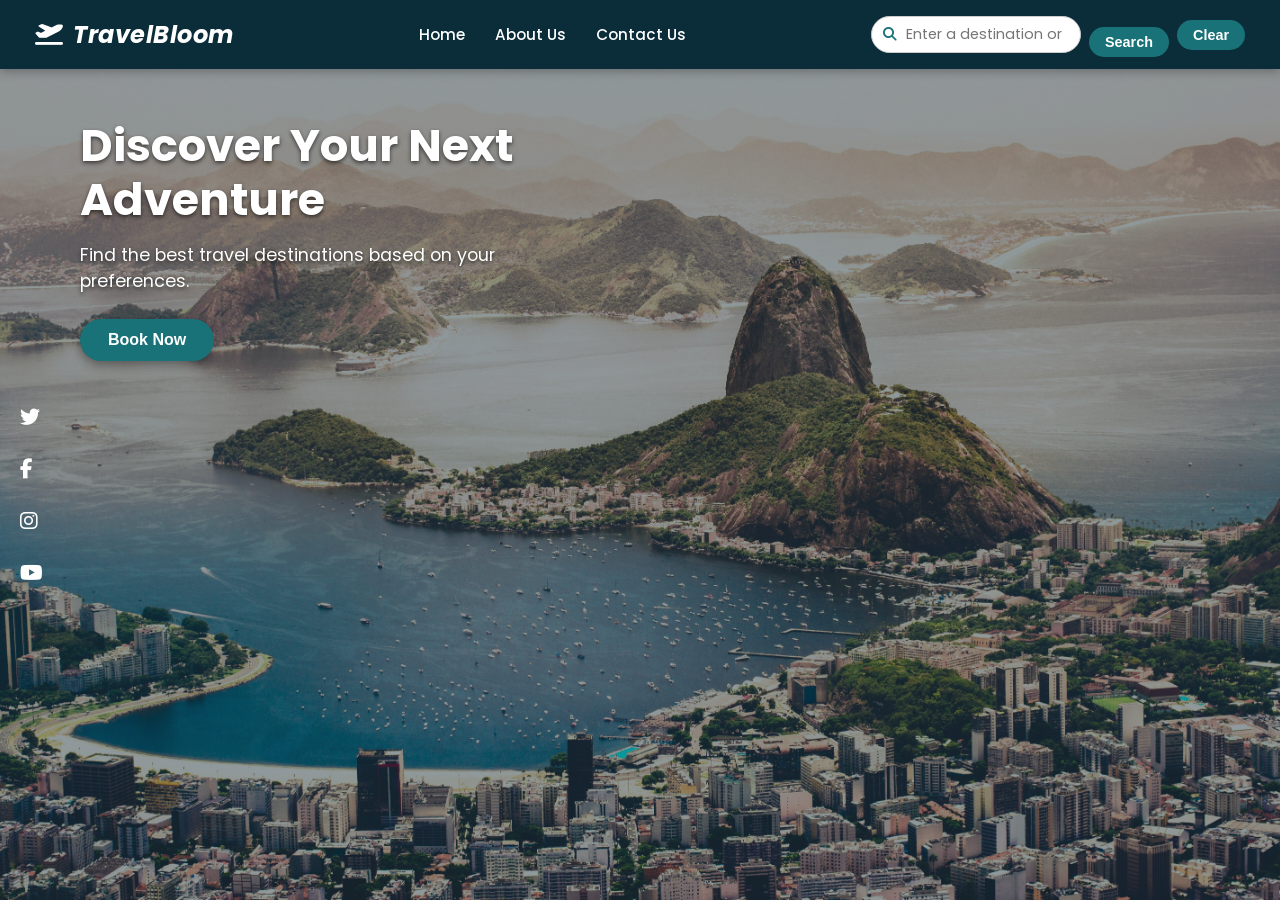
<file: index.html>
<!doctype html>
<html lang="en">

<head>
  <meta charset="UTF-8" />
  <meta name="viewport" content="width=device-width, initial-scale=1.0" />
  <title>Travel Recommendation</title>
  <link rel="stylesheet" href="https://cdnjs.cloudflare.com/ajax/libs/font-awesome/6.5.1/css/all.min.css" />
  <link rel="stylesheet" href="style.css" />
</head>

<body>
  <nav>
    <div class="logo-container">
      <i class="fa-solid fa-plane-departure" style="font-size: 1.4rem;"></i>
      <h1>TravelBloom</h1>
    </div>
    <ul>
      <li><a href="index.html">Home</a></li>
      <li><a href="about.html">About Us</a></li>
      <li><a href="contact.html">Contact Us</a></li>
    </ul>
    <form id="searchForm">
      <div class="search-input-wrapper">
        <i class="fa-solid fa-magnifying-glass search-icon"></i>
        <input id="searchInput" type="text" placeholder="Enter a destination or keyword" />
      </div>
      <button type="submit">Search</button>
      <button id="clearButton" type="reset">Clear</button>
    </form>
  </nav>

  <!-- Social Icons Sidebar -->
  <div class="social-sidebar">
    <a href="#" aria-label="Twitter"><i class="fa-brands fa-twitter"></i></a>
    <a href="#" aria-label="Facebook"><i class="fa-brands fa-facebook-f"></i></a>
    <a href="#" aria-label="Instagram"><i class="fa-brands fa-instagram"></i></a>
    <a href="#" aria-label="YouTube"><i class="fa-brands fa-youtube"></i></a>
  </div>

  <div class="hero">
    <h1>Discover Your Next Adventure</h1>
    <p>Find the best travel destinations based on your preferences.</p>
    <button>Book Now</button>
  </div>
  <div id="results"></div>
  <script src="travel_recommendation.js"></script>
</body>

</html>
</file>
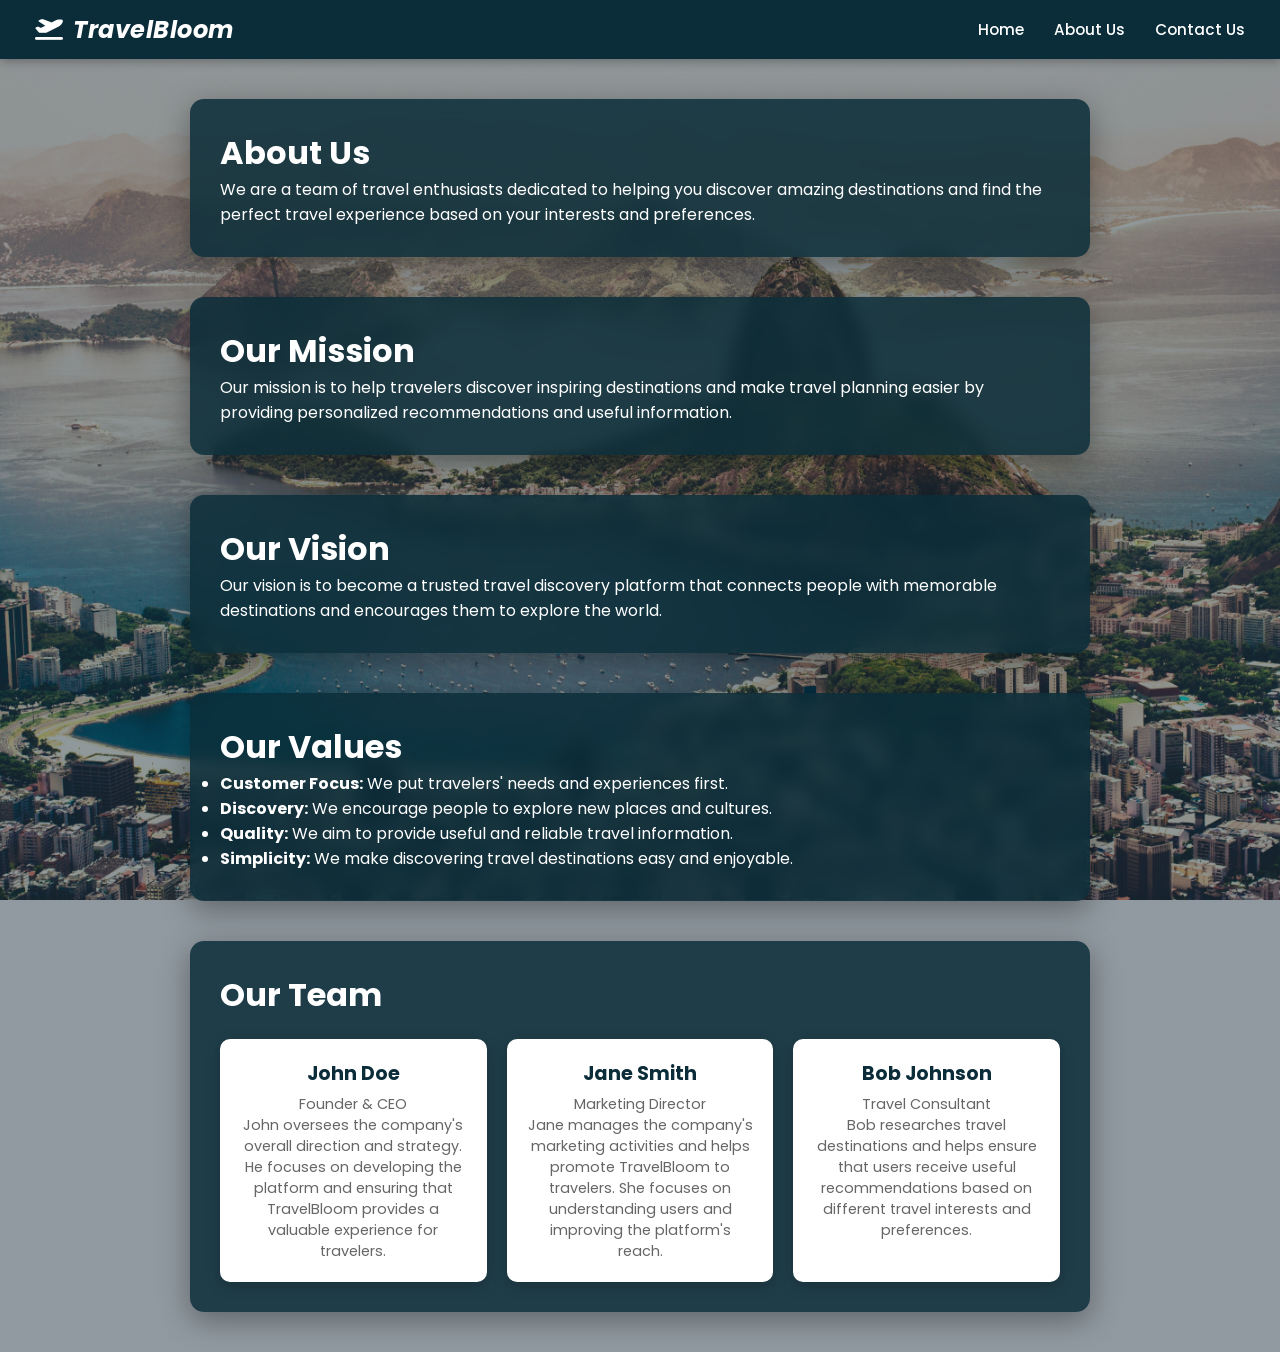
<file: about.html>
<!doctype html>
<html lang="en">

<head>
  <meta charset="UTF-8" />
  <meta name="viewport" content="width=device-width, initial-scale=1.0" />
  <title>About Us - TravelBloom</title>

  <link rel="stylesheet" href="https://cdnjs.cloudflare.com/ajax/libs/font-awesome/6.5.1/css/all.min.css" />

  <link rel="stylesheet" href="style.css" />
</head>

<body>

  <nav>
    <div class="logo-container">
      <i class="fa-solid fa-plane-departure" style="font-size: 1.4rem;"></i>
      <h1>TravelBloom</h1>
    </div>

    <ul>
      <li><a href="index.html">Home</a></li>
      <li><a href="about.html">About Us</a></li>
      <li><a href="contact.html">Contact Us</a></li>
    </ul>
  </nav>

  <div>
    <h1>About Us</h1>

    <p>
      We are a team of travel enthusiasts dedicated to helping you discover
      amazing destinations and find the perfect travel experience based on
      your interests and preferences.
    </p>
  </div>

  <div>
    <h1>Our Mission</h1>

    <p>
      Our mission is to help travelers discover inspiring destinations and
      make travel planning easier by providing personalized recommendations
      and useful information.
    </p>
  </div>

  <div>
    <h1>Our Vision</h1>

    <p>
      Our vision is to become a trusted travel discovery platform that
      connects people with memorable destinations and encourages them to
      explore the world.
    </p>
  </div>

  <div>
    <h1>Our Values</h1>

    <ul>
      <li>
        <strong>Customer Focus:</strong>
        We put travelers' needs and experiences first.
      </li>

      <li>
        <strong>Discovery:</strong>
        We encourage people to explore new places and cultures.
      </li>

      <li>
        <strong>Quality:</strong>
        We aim to provide useful and reliable travel information.
      </li>

      <li>
        <strong>Simplicity:</strong>
        We make discovering travel destinations easy and enjoyable.
      </li>
    </ul>
  </div>

  <div>
    <h1>Our Team</h1>

    <div class="row">

      <div class="card">
        <h2>John Doe</h2>
        <p>Founder & CEO</p>
        <p>
          John oversees the company's overall direction and strategy.
          He focuses on developing the platform and ensuring that
          TravelBloom provides a valuable experience for travelers.
        </p>
      </div>

      <div class="card">
        <h2>Jane Smith</h2>
        <p>Marketing Director</p>
        <p>
          Jane manages the company's marketing activities and helps
          promote TravelBloom to travelers. She focuses on understanding
          users and improving the platform's reach.
        </p>
      </div>

      <div class="card">
        <h2>Bob Johnson</h2>
        <p>Travel Consultant</p>
        <p>
          Bob researches travel destinations and helps ensure that users
          receive useful recommendations based on different travel
          interests and preferences.
        </p>
      </div>

    </div>
  </div>

</body>

</html>
</file>
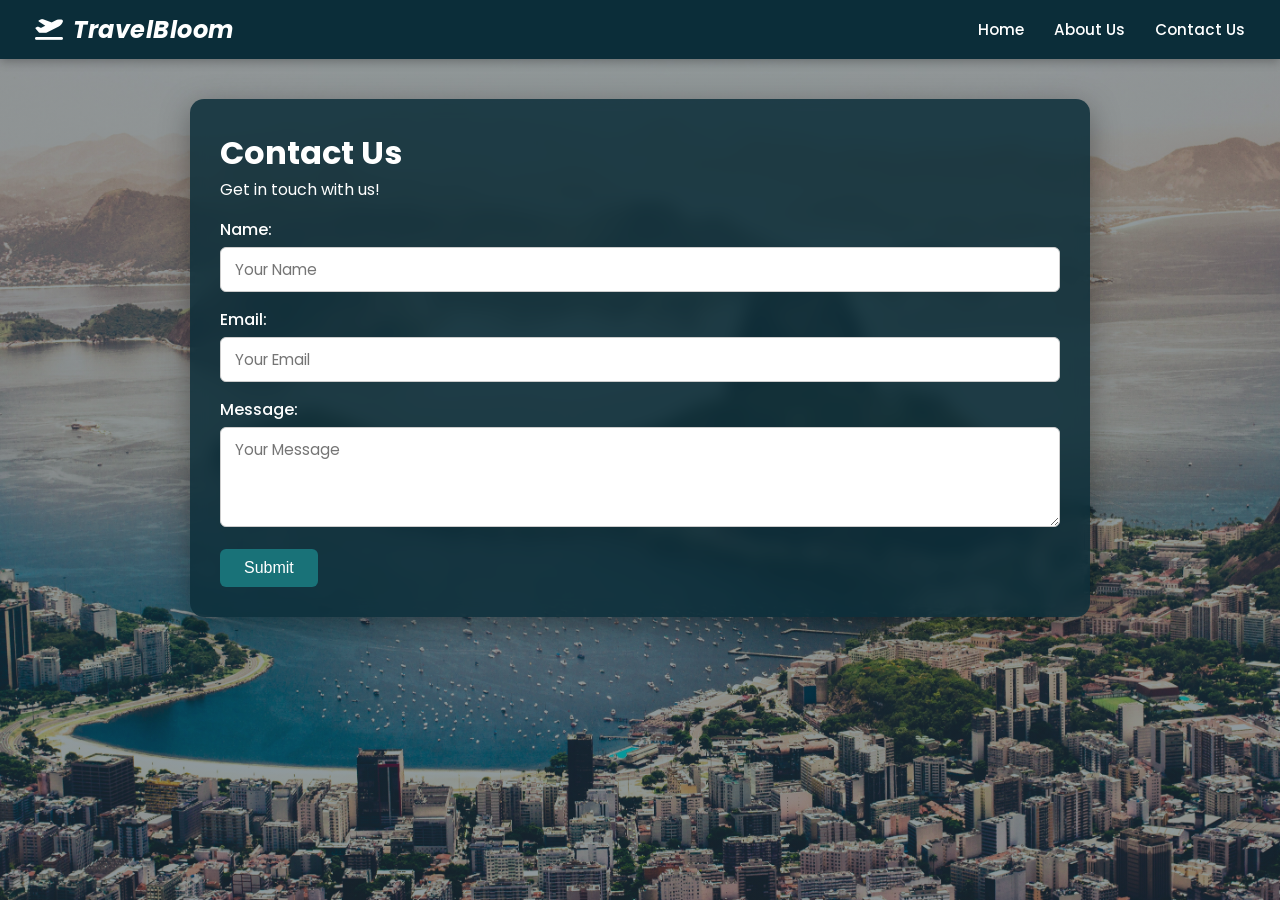
<file: contact.html>
<!doctype html>
<html lang="en">

<head>
  <meta charset="UTF-8" />
  <meta name="viewport" content="width=device-width, initial-scale=1.0" />
  <title>Contact Us - TravelBloom</title>
  <link rel="stylesheet" href="https://cdnjs.cloudflare.com/ajax/libs/font-awesome/6.5.1/css/all.min.css" />
  <link rel="stylesheet" href="style.css" />
</head>

<body>
  <nav>
    <div class="logo-container">
      <i class="fa-solid fa-plane-departure" style="font-size: 1.4rem;"></i>
      <h1>TravelBloom</h1>
    </div>
    <ul>
      <li><a href="index.html">Home</a></li>
      <li><a href="about.html">About Us</a></li>
      <li><a href="contact.html">Contact Us</a></li>
    </ul>
  </nav>
  <div>
    <h1>Contact Us</h1>
    <p>Get in touch with us!</p>
    <form>
      <label for="name">Name:</label>
      <input type="text" id="name" name="name" required placeholder="Your Name" />
      <br />
      <label for="email">Email:</label>
      <input type="email" id="email" name="email" required placeholder="Your Email" />
      <br />
      <label for="message">Message:</label>
      <textarea id="message" name="message" required placeholder="Your Message"></textarea>
      <br />
      <button type="submit">Submit</button>
    </form>
  </div>
</body>

</html>
</file>
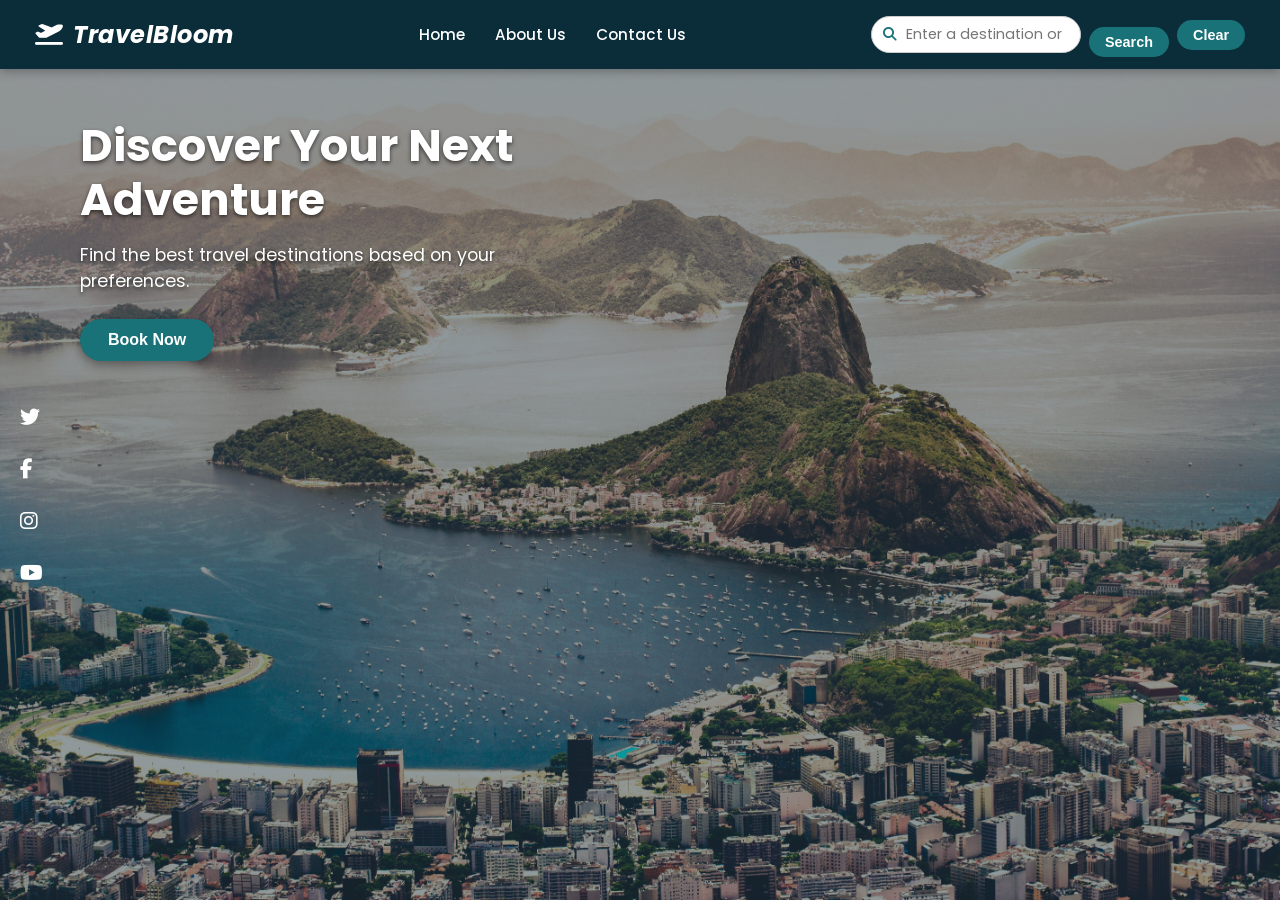
<file: travel_recommendation.html>
<!doctype html>
<html lang="en">

<head>
  <meta charset="UTF-8" />
  <meta name="viewport" content="width=device-width, initial-scale=1.0" />
  <title>Travel Recommendation</title>
  <link rel="stylesheet" href="https://cdnjs.cloudflare.com/ajax/libs/font-awesome/6.5.1/css/all.min.css" />
  <link rel="stylesheet" href="style.css" />
</head>

<body>
  <nav>
    <div class="logo-container">
      <i class="fa-solid fa-plane-departure" style="font-size: 1.4rem;"></i>
      <h1>TravelBloom</h1>
    </div>
    <ul>
      <li><a href="travel_recommendation.html">Home</a></li>
      <li><a href="about.html">About Us</a></li>
      <li><a href="contact.html">Contact Us</a></li>
    </ul>
    <form id="searchForm">
      <div class="search-input-wrapper">
        <i class="fa-solid fa-magnifying-glass search-icon"></i>
        <input id="searchInput" type="text" placeholder="Enter a destination or keyword" />
      </div>
      <button type="submit">Search</button>
      <button id="clearButton" type="reset">Clear</button>
    </form>
  </nav>

  <!-- Social Icons Sidebar -->
  <div class="social-sidebar">
    <a href="#" aria-label="Twitter"><i class="fa-brands fa-twitter"></i></a>
    <a href="#" aria-label="Facebook"><i class="fa-brands fa-facebook-f"></i></a>
    <a href="#" aria-label="Instagram"><i class="fa-brands fa-instagram"></i></a>
    <a href="#" aria-label="YouTube"><i class="fa-brands fa-youtube"></i></a>
  </div>

  <div class="hero">
    <h1>Discover Your Next Adventure</h1>
    <p>Find the best travel destinations based on your preferences.</p>
    <button>Book Now</button>
  </div>
  <div id="results"></div>
  <script src="travel_recommendation.js"></script>
</body>

</html>
</file>
<file: style.css>
@import url('https://fonts.googleapis.com/css2?family=Poppins:wght@300;400;500;600;700&display=swap');

* {
  margin: 0;
  padding: 0;
  box-sizing: border-box;
}

body {
  font-family: 'Poppins', sans-serif;
  min-height: 100vh;
  background: linear-gradient(rgba(10, 30, 45, 0.45), rgba(10, 30, 45, 0.45)),
              url('./image/Rio-de-Janeiro_1.jpg') no-repeat center center fixed;
  background-size: cover;
  color: #ffffff;
  position: relative;
}

/* ==================== NAVBAR ==================== */
nav {
  display: flex;
  justify-content: space-between;
  align-items: center;
  background-color: #0b2d39;
  padding: 12px 35px;
  box-shadow: 0 2px 10px rgba(0, 0, 0, 0.3);
  position: sticky;
  top: 0;
  z-index: 1000;
}

nav .logo-container {
  display: flex;
  align-items: center;
  gap: 10px;
}

nav h1 {
  font-size: 1.5rem;
  font-weight: 700;
  font-style: italic;
  color: #ffffff;
  letter-spacing: 0.5px;
}

nav ul {
  display: flex;
  list-style: none;
  gap: 30px;
}

nav ul li a {
  color: #ffffff;
  text-decoration: none;
  font-size: 0.95rem;
  font-weight: 500;
  transition: color 0.2s ease;
}

nav ul li a:hover {
  color: #2ec4b6;
}

/* ==================== SEARCH FORM ==================== */
#searchForm {
  display: flex;
  align-items: center;
  gap: 8px;
}

.search-input-wrapper {
  position: relative;
  display: flex;
  align-items: center;
}

#searchInput {
  padding: 7px 16px 7px 34px;
  border-radius: 20px;
  border: 1px solid #ccc;
  outline: none;
  font-size: 0.9rem;
  width: 210px;
  background-color: #ffffff;
  color: #333333;
}

.search-icon {
  position: absolute;
  left: 12px;
  color: #197278;
  font-size: 0.85rem;
  pointer-events: none;
}

#searchForm button {
  padding: 7px 16px;
  border-radius: 20px;
  border: none;
  background-color: #197278;
  color: #ffffff;
  font-size: 0.9rem;
  font-weight: 600;
  cursor: pointer;
  transition: background-color 0.2s ease, transform 0.1s ease;
}

#searchForm button:hover {
  background-color: #13585d;
}

#searchForm button:active {
  transform: scale(0.97);
}

/* ==================== SOCIAL SIDEBAR ==================== */
.social-sidebar {
  position: fixed;
  left: 20px;
  top: 55%;
  transform: translateY(-50%);
  display: flex;
  flex-direction: column;
  gap: 22px;
  z-index: 100;
}

.social-sidebar a {
  color: #ffffff;
  font-size: 1.25rem;
  text-decoration: none;
  transition: transform 0.2s ease, color 0.2s ease;
}

.social-sidebar a:hover {
  transform: scale(1.2);
  color: #2ec4b6;
}

/* ==================== HERO SECTION ==================== */
.hero {
  padding: 50px 80px;
  max-width: 600px;
  text-shadow: 0 2px 4px rgba(0, 0, 0, 0.6);
}

.hero h1 {
  font-size: 2.8rem;
  font-weight: 700;
  line-height: 1.2;
  margin-bottom: 15px;
}

.hero p {
  font-size: 1.1rem;
  margin-bottom: 25px;
  line-height: 1.5;
}

.hero button {
  padding: 12px 28px;
  background-color: #197278;
  color: #ffffff;
  border: none;
  border-radius: 25px;
  font-size: 1rem;
  font-weight: 600;
  cursor: pointer;
  box-shadow: 0 4px 10px rgba(0, 0, 0, 0.3);
  transition: background-color 0.2s ease;
}

.hero button:hover {
  background-color: #13585d;
}

/* ==================== RESULTS GRID ==================== */
#results {
  display: grid;
  grid-template-columns: repeat(3, 1fr);
  gap: 24px;
  padding: 30px 60px 50px 80px;
  max-width: 1300px;
  margin: 0 auto;
}

#results .card {
  background: #ffffff;
  border-radius: 12px;
  padding: 14px;
  box-shadow: 0 6px 20px rgba(0, 0, 0, 0.25);
  display: flex;
  flex-direction: column;
  align-items: center;
  text-align: center;
  color: #333333;
  transition: transform 0.2s ease, box-shadow 0.2s ease;
}

#results .card:hover {
  transform: translateY(-4px);
  box-shadow: 0 10px 25px rgba(0, 0, 0, 0.3);
}

#results .card img {
  width: 100%;
  height: 160px;
  object-fit: cover;
  border-radius: 8px;
  margin-bottom: 10px;
}

#results .card h2 {
  font-size: 1.15rem;
  font-weight: 700;
  color: #0b2d39;
  margin: 4px 0 6px 0;
}

#results .card p {
  font-size: 0.82rem;
  color: #444444;
  line-height: 1.4;
}

/* ==================== ABOUT & CONTACT PAGES ==================== */
.content-container,
body > div:not(.hero):not(#results):not(.social-sidebar) {
  max-width: 900px;
  margin: 40px auto;
  padding: 30px;
  background: rgba(11, 45, 57, 0.85);
  backdrop-filter: blur(8px);
  border-radius: 14px;
  box-shadow: 0 8px 30px rgba(0, 0, 0, 0.35);
}

.row {
  display: flex;
  gap: 20px;
  margin-top: 20px;
  flex-wrap: wrap;
}

.row .card {
  flex: 1;
  min-width: 200px;
  background: #ffffff;
  color: #0b2d39;
  padding: 20px;
  border-radius: 10px;
  text-align: center;
  box-shadow: 0 4px 15px rgba(0, 0, 0, 0.2);
}

.row .card h2 {
  font-size: 1.2rem;
  margin-bottom: 6px;
}

.row .card p {
  font-size: 0.9rem;
  color: #666;
}

/* Contact Form */
form label {
  display: block;
  margin-top: 15px;
  margin-bottom: 5px;
  font-weight: 500;
}

form input[type="text"],
form input[type="email"],
form textarea {
  width: 100%;
  padding: 10px 14px;
  border-radius: 6px;
  border: 1px solid #ccc;
  font-family: inherit;
  font-size: 0.95rem;
  background: #fff;
  color: #333;
}

form textarea {
  resize: vertical;
  min-height: 100px;
}

form button[type="submit"] {
  margin-top: 15px;
  padding: 10px 24px;
  background-color: #197278;
  color: white;
  border: none;
  border-radius: 6px;
  font-size: 1rem;
  cursor: pointer;
}

/* ==================== RESPONSIVE DESIGN ==================== */
@media (max-width: 992px) {
  #results {
    grid-template-columns: repeat(2, 1fr);
    padding: 20px 30px 40px 60px;
  }
}

@media (max-width: 650px) {
  nav {
    flex-direction: column;
    gap: 15px;
    padding: 15px 20px;
  }
  
  nav ul {
    gap: 15px;
  }
  
  #results {
    grid-template-columns: 1fr;
    padding: 20px;
  }

  .social-sidebar {
    display: none;
  }
}
</file>
